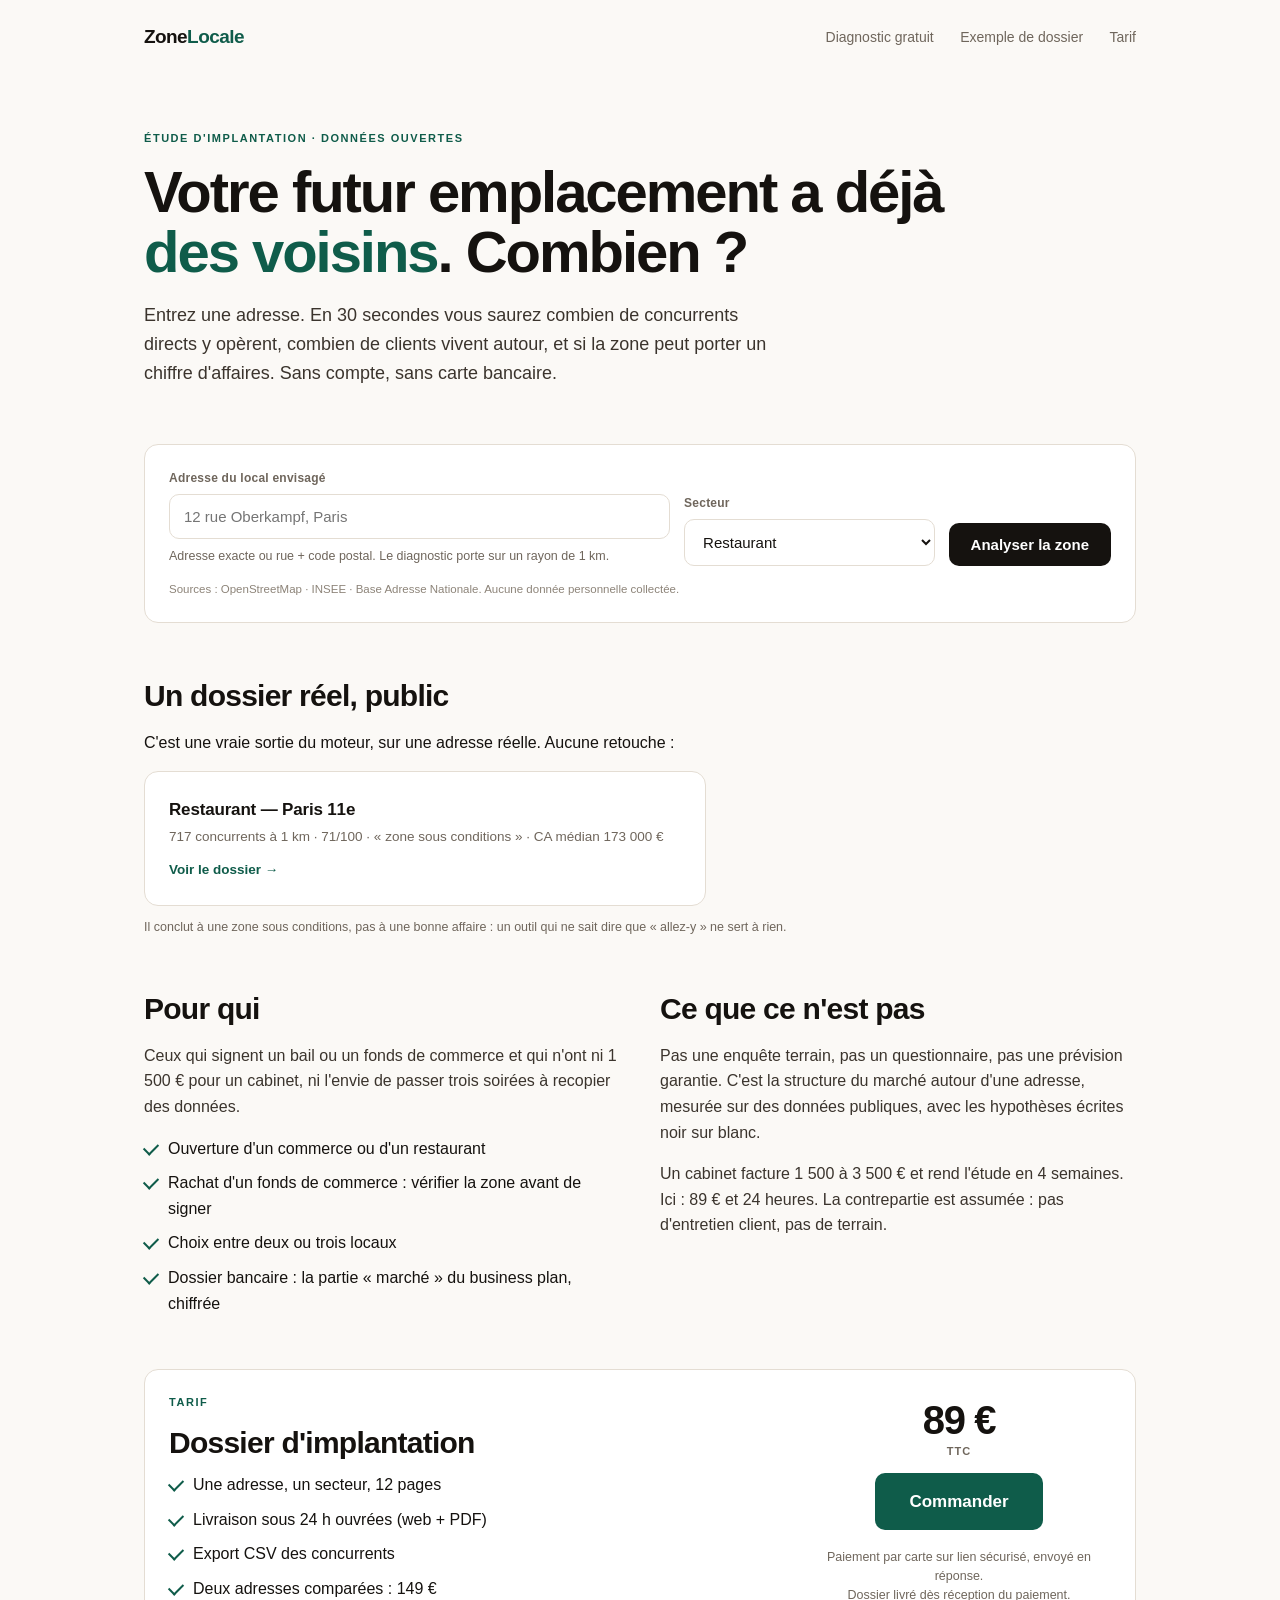
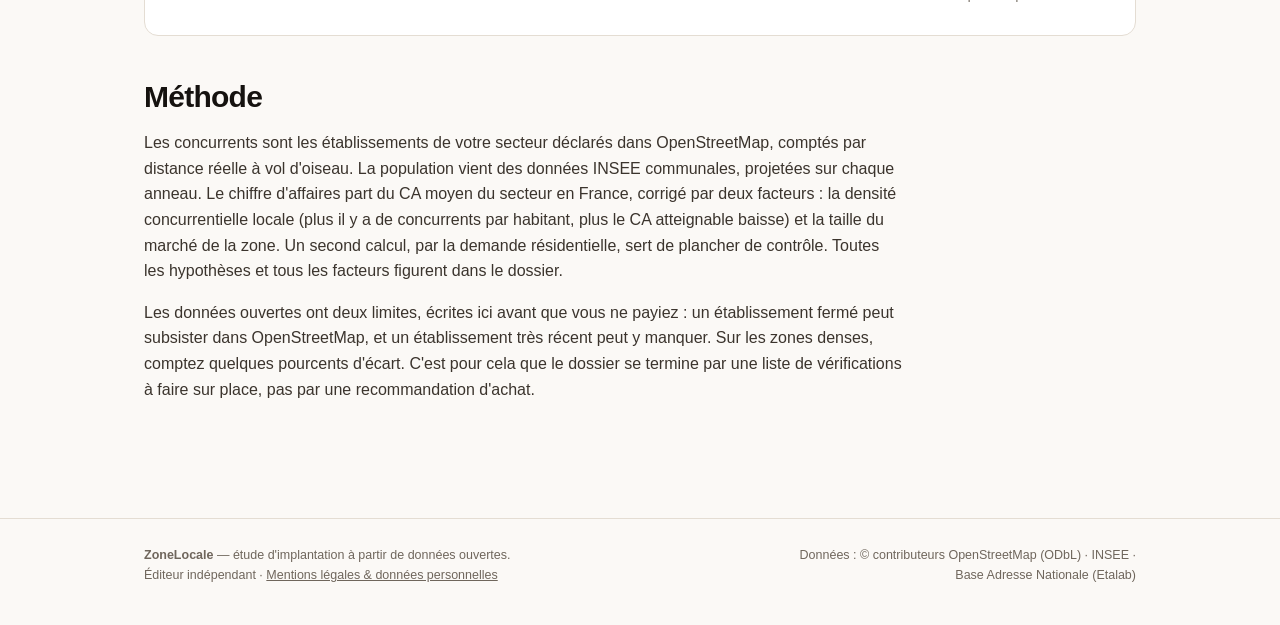
<file: index.html>
<!DOCTYPE html>
<html lang="fr">
<head>
<meta charset="utf-8">
<meta name="viewport" content="width=device-width, initial-scale=1">
<title>ZoneLocale — l'étude de marché de votre future adresse, en 30 secondes</title>
<meta name="description" content="Combien de concurrents autour de votre adresse, combien de clients, quel chiffre d'affaires viser. Diagnostic gratuit en 30 secondes à partir des données publiques (OpenStreetMap, INSEE). Dossier complet 89 €.">
<meta property="og:title" content="ZoneLocale — l'étude de marché de votre future adresse">
<meta property="og:description" content="Concurrents, population, potentiel de chiffre d'affaires autour d'une adresse. Diagnostic gratuit, dossier complet 89 €.">
<meta property="og:type" content="website">
<meta property="og:url" content="https://mbenfriha.github.io/zonelocale/">
<meta property="og:locale" content="fr_FR">
<link rel="stylesheet" href="assets/style.css">
<link rel="icon" href="data:image/svg+xml,<svg xmlns='http://www.w3.org/2000/svg' viewBox='0 0 100 100'><rect width='100' height='100' rx='22' fill='%230f5c4a'/><circle cx='50' cy='50' r='26' fill='none' stroke='%23fbf9f6' stroke-width='7'/><circle cx='50' cy='50' r='7' fill='%23fbf9f6'/></svg>">
</head>
<body>
<header>
  <a class="logo" href="/">Zone<span>Locale</span></a>
  <nav>
    <a href="#diagnostic">Diagnostic gratuit</a>
    <a href="exemples/restaurant-paris-11.html">Exemple de dossier</a>
    <a href="#tarif">Tarif</a>
  </nav>
</header>

<main>
  <section class="hero">
    <p class="eyebrow">Étude d'implantation · données ouvertes</p>
    <h1>Votre futur emplacement a déjà<br><em>des voisins</em>. Combien&nbsp;?</h1>
    <p class="lede">Entrez une adresse. En 30 secondes vous saurez combien de concurrents directs y opèrent,
    combien de clients vivent autour, et si la zone peut porter un chiffre d'affaires. Sans compte, sans carte bancaire.</p>
  </section>

  <section id="diagnostic" class="card form-card">
    <form id="form" autocomplete="off">
      <div class="field addr">
        <label for="addr">Adresse du local envisagé</label>
        <input id="addr" name="addr" type="text" placeholder="12 rue Oberkampf, Paris" required
               aria-describedby="addr-help">
        <div id="suggest" class="suggest" hidden></div>
        <p id="addr-help" class="hint">Adresse exacte ou rue + code postal. Le diagnostic porte sur un rayon de 1 km.</p>
      </div>
      <div class="field">
        <label for="sector">Secteur</label>
        <select id="sector" required></select>
      </div>
      <button type="submit" id="go">Analyser la zone</button>
    </form>
    <p class="micro">Sources : OpenStreetMap · INSEE · Base Adresse Nationale. Aucune donnée personnelle collectée.</p>
  </section>

  <section id="result" hidden>
    <div class="card result-head">
      <div>
        <p class="eyebrow" id="r-addr"></p>
        <h2 id="r-title">—</h2>
      </div>
      <div class="score" id="r-score"><span>—</span><small>indice de tension</small></div>
    </div>

    <div class="kpis" id="r-kpis"></div>

    <div class="cols">
      <div class="card">
        <h3>Concurrents les plus proches</h3>
        <table id="r-comps"><tbody></tbody></table>
        <p class="hint" id="r-comps-note"></p>
      </div>
      <div class="card">
        <h3>Ce que ça veut dire</h3>
        <p id="r-verdict"></p>
        <ul id="r-anchors"></ul>
      </div>
    </div>

    <div class="card paywall">
      <div>
        <p class="eyebrow">Dossier complet</p>
        <h2>Les 12 pages qui manquent à votre diagnostic</h2>
        <p>Le diagnostic gratuit vous donne le nombre. Le dossier donne la décision :</p>
        <ul class="ticks">
          <li>Zone de chalandise par anneaux (300 m, 600 m, 1 km, 3 km) : population estimée et méthode de calcul</li>
          <li>Liste exhaustive des concurrents (jusqu'à 400 points, nom, distance, type) + export CSV</li>
          <li>Points d'ancrage : transports, supermarchés, bureaux, écoles, marchés — et leur effet sur le passage</li>
          <li>Indice de saturation comparé à la moyenne nationale du secteur</li>
          <li>Trois scénarios de chiffre d'affaires avec hypothèses explicites (prudent / médian / optimiste)</li>
          <li>Recommandations : négociation du loyer, positionnement, ce qu'il faut vérifier sur place</li>
        </ul>
      </div>
      <div class="buy">
        <div class="price">89 €<small>TTC, une fois</small></div>
        <a class="btn" id="buy" href="#tarif">Commander ce dossier</a>
        <p class="hint">Livré sous 24 h ouvrées, au format web + PDF.<br>Remboursé si vous le jugez inutile sous 7 jours.</p>
      </div>
    </div>
  </section>

  <section class="examples">
    <h2>Un dossier réel, public</h2>
    <p>C'est une vraie sortie du moteur, sur une adresse réelle. Aucune retouche :</p>
    <div class="cols">
      <a class="card ex" href="exemples/restaurant-paris-11.html">
        <b>Restaurant — Paris 11e</b>
        <span>717 concurrents à 1 km · 71/100 · « zone sous conditions » · CA médian 173 000 €</span>
        <em>Voir le dossier →</em>
      </a>
    </div>
    <p class="hint">Il conclut à une zone sous conditions, pas à une bonne affaire : un outil qui ne sait dire que
    « allez-y » ne sert à rien.</p>
  </section>

  <section class="split">
    <div>
      <h2>Pour qui</h2>
      <p>Ceux qui signent un bail ou un fonds de commerce et qui n'ont ni 1 500 € pour un cabinet,
      ni l'envie de passer trois soirées à recopier des données.</p>
      <ul class="ticks">
        <li>Ouverture d'un commerce ou d'un restaurant</li>
        <li>Rachat d'un fonds de commerce : vérifier la zone avant de signer</li>
        <li>Choix entre deux ou trois locaux</li>
        <li>Dossier bancaire : la partie « marché » du business plan, chiffrée</li>
      </ul>
    </div>
    <div>
      <h2>Ce que ce n'est pas</h2>
      <p>Pas une enquête terrain, pas un questionnaire, pas une prévision garantie.
      C'est la structure du marché autour d'une adresse, mesurée sur des données publiques,
      avec les hypothèses écrites noir sur blanc.</p>
      <p>Un cabinet facture 1 500 à 3 500 € et rend l'étude en 4 semaines.
      Ici : 89 € et 24 heures. La contrepartie est assumée : pas d'entretien client, pas de terrain.</p>
    </div>
  </section>

  <section id="tarif" class="card pricing">
    <div>
      <p class="eyebrow">Tarif</p>
      <h2>Dossier d'implantation</h2>
      <ul class="ticks">
        <li>Une adresse, un secteur, 12 pages</li>
        <li>Livraison sous 24 h ouvrées (web + PDF)</li>
        <li>Export CSV des concurrents</li>
        <li>Deux adresses comparées : 149 €</li>
      </ul>
    </div>
    <div class="buy">
      <div class="price">89 €<small>TTC</small></div>
      <a class="btn big" id="buy2" href="mailto:benfriha.mohamed@gmail.com?subject=Commande%20dossier%20ZoneLocale">Commander</a>
      <p class="hint">Paiement par carte sur lien sécurisé, envoyé en réponse.<br>Dossier livré dès réception du paiement.</p>
    </div>
  </section>

  <section class="method">
    <h2>Méthode</h2>
    <p>Les concurrents sont les établissements de votre secteur déclarés dans OpenStreetMap, comptés par distance
    réelle à vol d'oiseau. La population vient des données INSEE communales, projetées sur chaque anneau.
    Le chiffre d'affaires part du CA moyen du secteur en France, corrigé par deux facteurs : la densité
    concurrentielle locale (plus il y a de concurrents par habitant, plus le CA atteignable baisse) et la taille
    du marché de la zone. Un second calcul, par la demande résidentielle, sert de plancher de contrôle.
    Toutes les hypothèses et tous les facteurs figurent dans le dossier.</p>
    <p>Les données ouvertes ont deux limites, écrites ici avant que vous ne payiez : un établissement fermé
    peut subsister dans OpenStreetMap, et un établissement très récent peut y manquer. Sur les zones denses,
    comptez quelques pourcents d'écart. C'est pour cela que le dossier se termine par une liste de vérifications
    à faire sur place, pas par une recommandation d'achat.</p>
  </section>
</main>

<footer>
  <div class="foot-inner">
    <div><b>ZoneLocale</b> — étude d'implantation à partir de données ouvertes.<br>
    Éditeur indépendant · <a href="legal.html">Mentions légales &amp; données personnelles</a></div>
    <div class="src">Données : © contributeurs OpenStreetMap (ODbL) · INSEE · Base Adresse Nationale (Etalab)</div>
  </div>
</footer>

<script src="assets/app.js"></script>
</body>
</html>
</file>
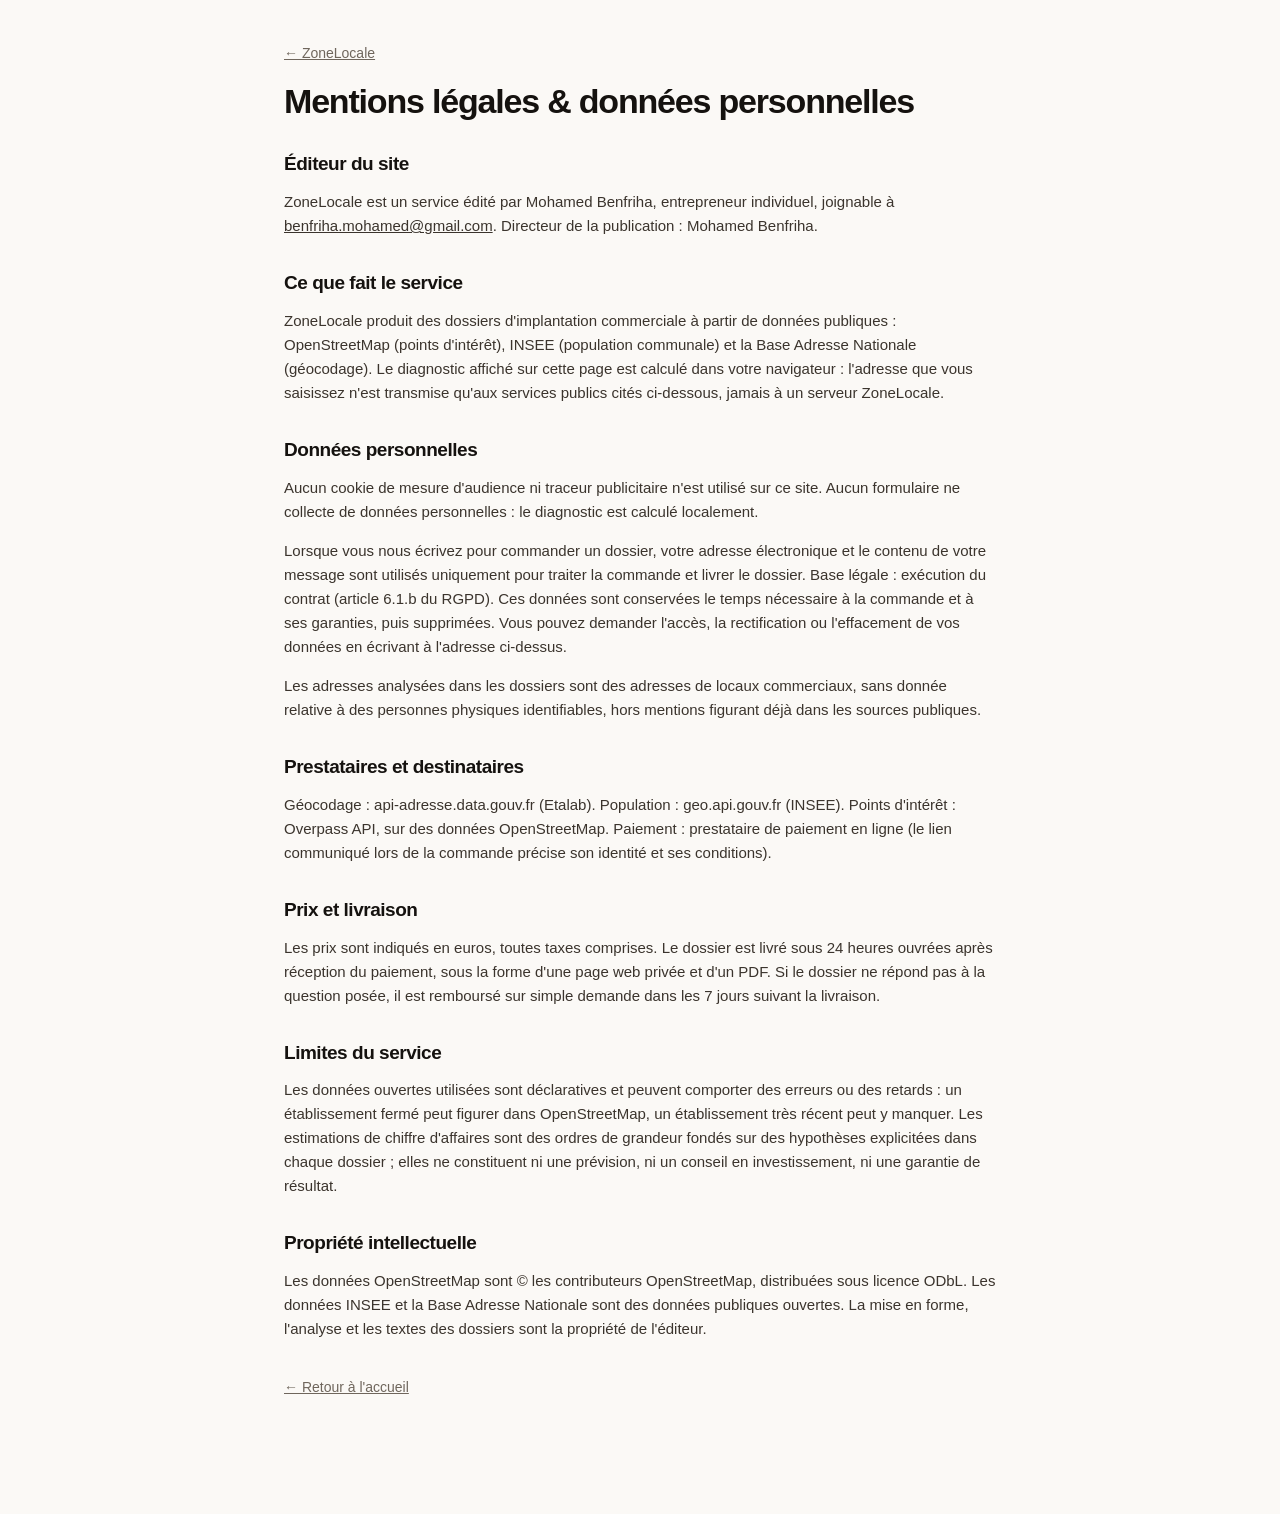
<file: legal.html>
<!DOCTYPE html>
<html lang="fr">
<head>
<meta charset="utf-8">
<meta name="viewport" content="width=device-width, initial-scale=1">
<title>Mentions légales & données personnelles — ZoneLocale</title>
<link rel="stylesheet" href="assets/style.css">
<style>
  .wrap{max-width:760px;margin:0 auto;padding:40px 24px 80px}
  h1{font-size:34px;margin-bottom:24px}
  h2{font-size:19px;margin:34px 0 10px}
  p,li{color:#3b342d;font-size:15px}
  a.back{display:inline-block;margin-bottom:20px;font-size:14px;color:var(--muted)}
</style>
</head>
<body>
<div class="wrap">
  <a class="back" href="./">← ZoneLocale</a>
  <h1>Mentions légales &amp; données personnelles</h1>

  <h2>Éditeur du site</h2>
  <p>ZoneLocale est un service édité par Mohamed Benfriha, entrepreneur individuel, joignable à
  <a href="mailto:benfriha.mohamed@gmail.com">benfriha.mohamed@gmail.com</a>.
  Directeur de la publication : Mohamed Benfriha.</p>

  <h2>Ce que fait le service</h2>
  <p>ZoneLocale produit des dossiers d'implantation commerciale à partir de données publiques :
  OpenStreetMap (points d'intérêt), INSEE (population communale) et la Base Adresse Nationale (géocodage).
  Le diagnostic affiché sur cette page est calculé dans votre navigateur : l'adresse que vous saisissez
  n'est transmise qu'aux services publics cités ci-dessous, jamais à un serveur ZoneLocale.</p>

  <h2>Données personnelles</h2>
  <p>Aucun cookie de mesure d'audience ni traceur publicitaire n'est utilisé sur ce site.
  Aucun formulaire ne collecte de données personnelles : le diagnostic est calculé localement.</p>
  <p>Lorsque vous nous écrivez pour commander un dossier, votre adresse électronique et le contenu de votre message
  sont utilisés uniquement pour traiter la commande et livrer le dossier. Base légale : exécution du contrat
  (article 6.1.b du RGPD). Ces données sont conservées le temps nécessaire à la commande et à ses garanties,
  puis supprimées. Vous pouvez demander l'accès, la rectification ou l'effacement de vos données en écrivant
  à l'adresse ci-dessus.</p>
  <p>Les adresses analysées dans les dossiers sont des adresses de locaux commerciaux, sans donnée relative
  à des personnes physiques identifiables, hors mentions figurant déjà dans les sources publiques.</p>

  <h2>Prestataires et destinataires</h2>
  <p>Géocodage : api-adresse.data.gouv.fr (Etalab). Population : geo.api.gouv.fr (INSEE).
  Points d'intérêt : Overpass API, sur des données OpenStreetMap. Paiement : prestataire de paiement en ligne
  (le lien communiqué lors de la commande précise son identité et ses conditions).</p>

  <h2>Prix et livraison</h2>
  <p>Les prix sont indiqués en euros, toutes taxes comprises. Le dossier est livré sous 24 heures ouvrées
  après réception du paiement, sous la forme d'une page web privée et d'un PDF. Si le dossier ne répond pas
  à la question posée, il est remboursé sur simple demande dans les 7 jours suivant la livraison.</p>

  <h2>Limites du service</h2>
  <p>Les données ouvertes utilisées sont déclaratives et peuvent comporter des erreurs ou des retards :
  un établissement fermé peut figurer dans OpenStreetMap, un établissement très récent peut y manquer.
  Les estimations de chiffre d'affaires sont des ordres de grandeur fondés sur des hypothèses explicitées
  dans chaque dossier ; elles ne constituent ni une prévision, ni un conseil en investissement,
  ni une garantie de résultat.</p>

  <h2>Propriété intellectuelle</h2>
  <p>Les données OpenStreetMap sont © les contributeurs OpenStreetMap, distribuées sous licence ODbL.
  Les données INSEE et la Base Adresse Nationale sont des données publiques ouvertes.
  La mise en forme, l'analyse et les textes des dossiers sont la propriété de l'éditeur.</p>

  <p style="margin-top:34px"><a class="back" href="./">← Retour à l'accueil</a></p>
</div>
</body>
</html>
</file>
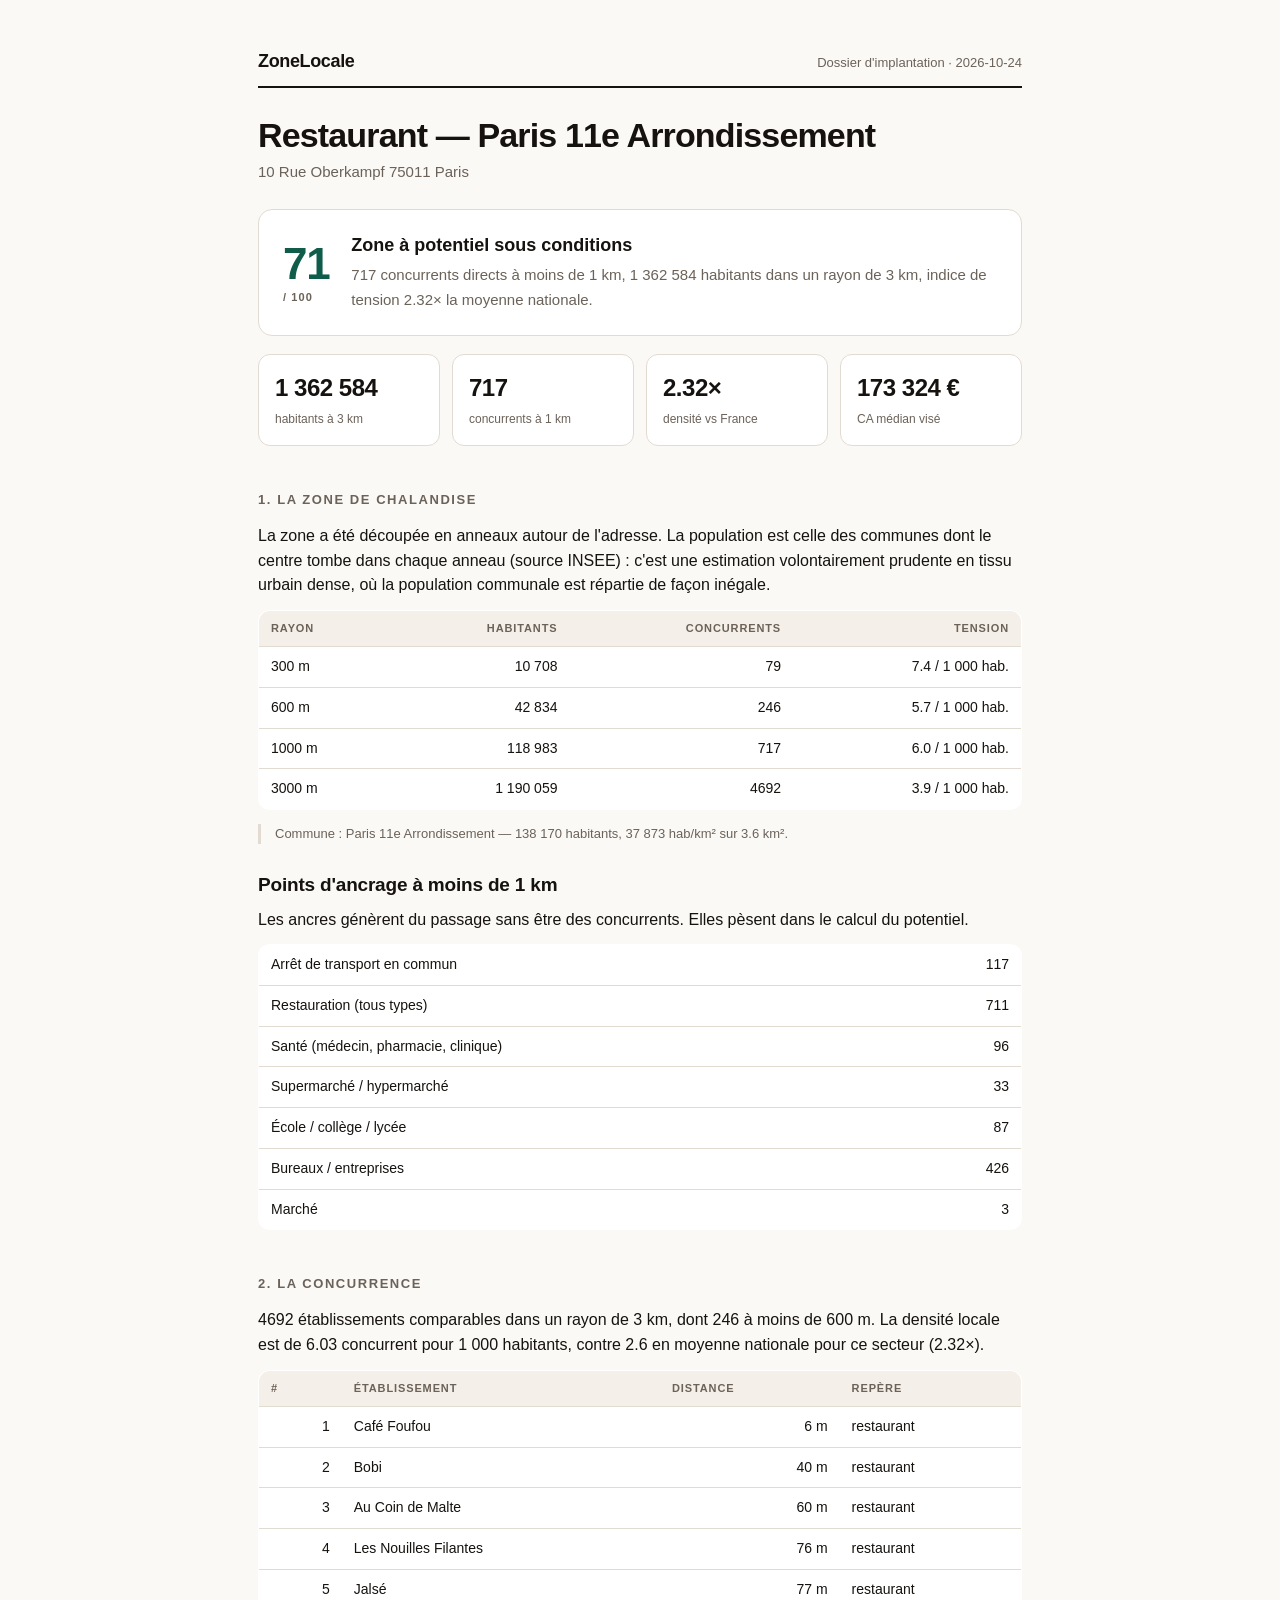
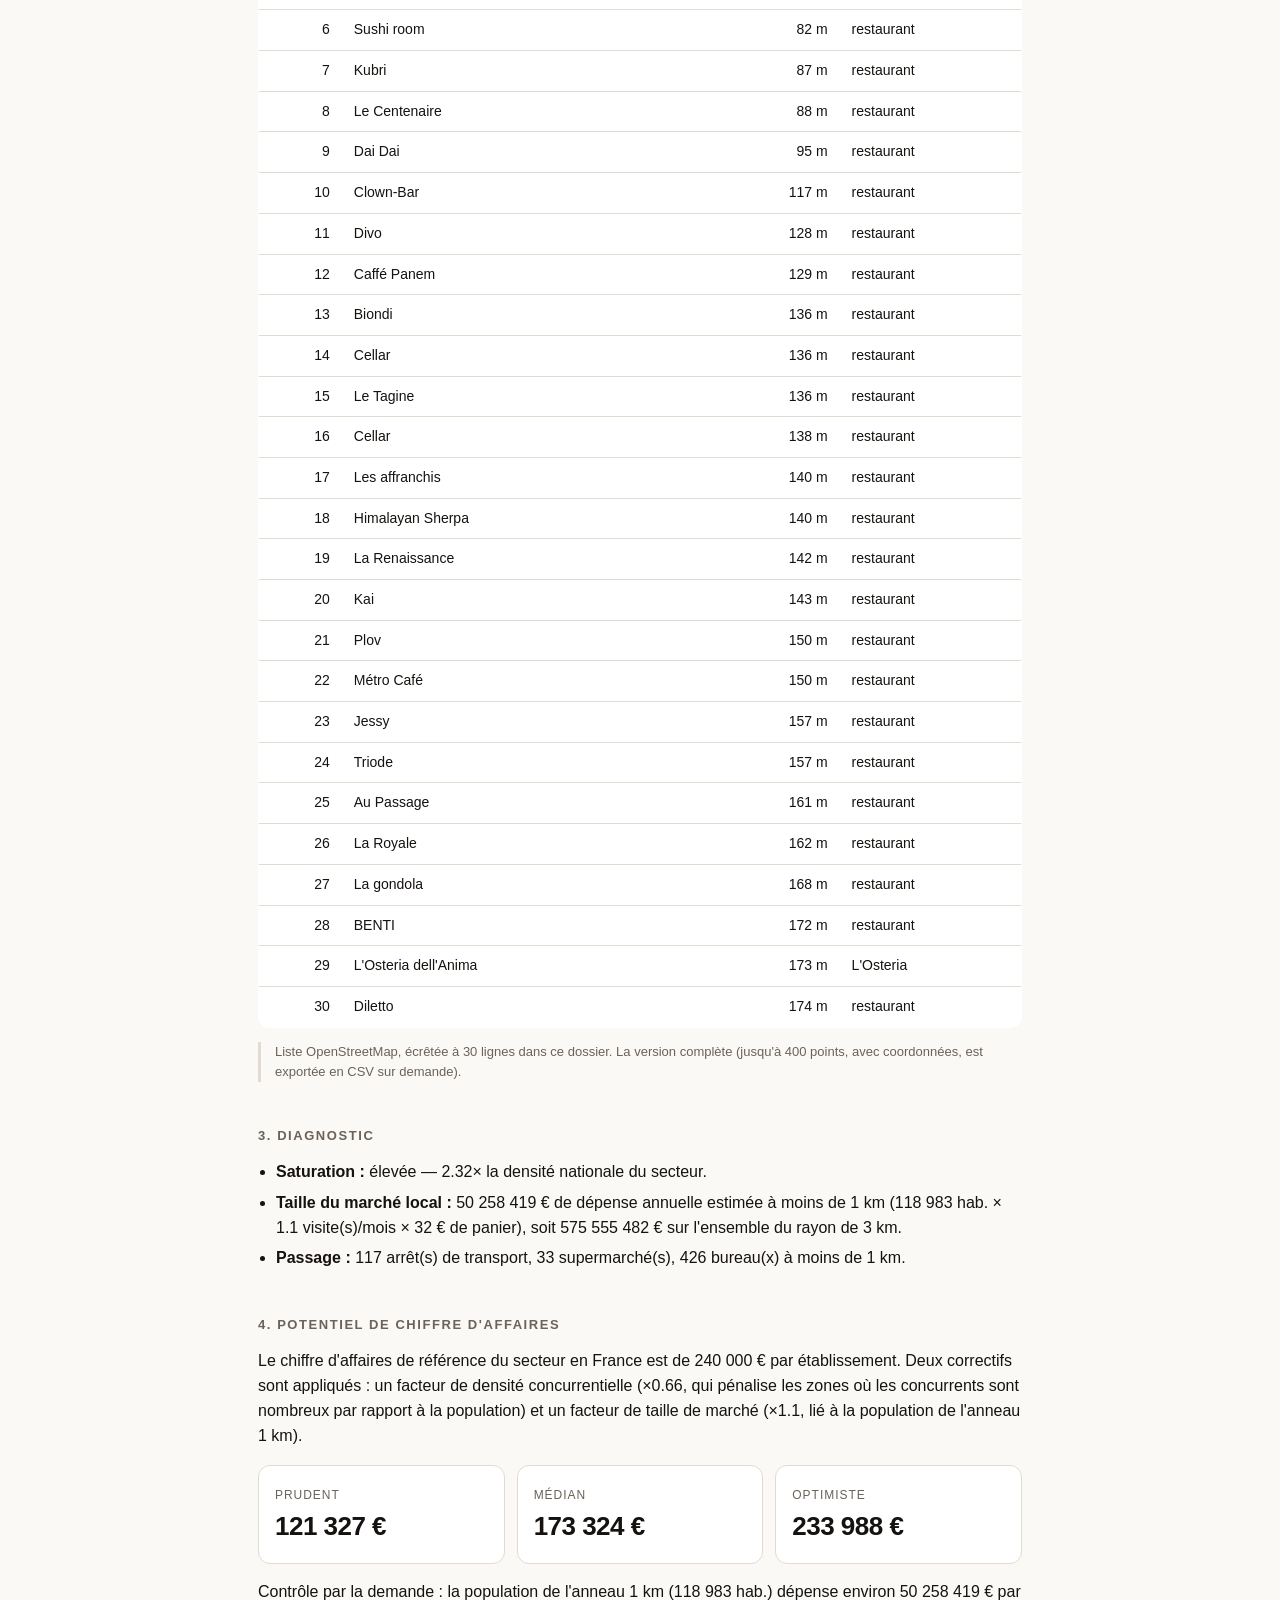
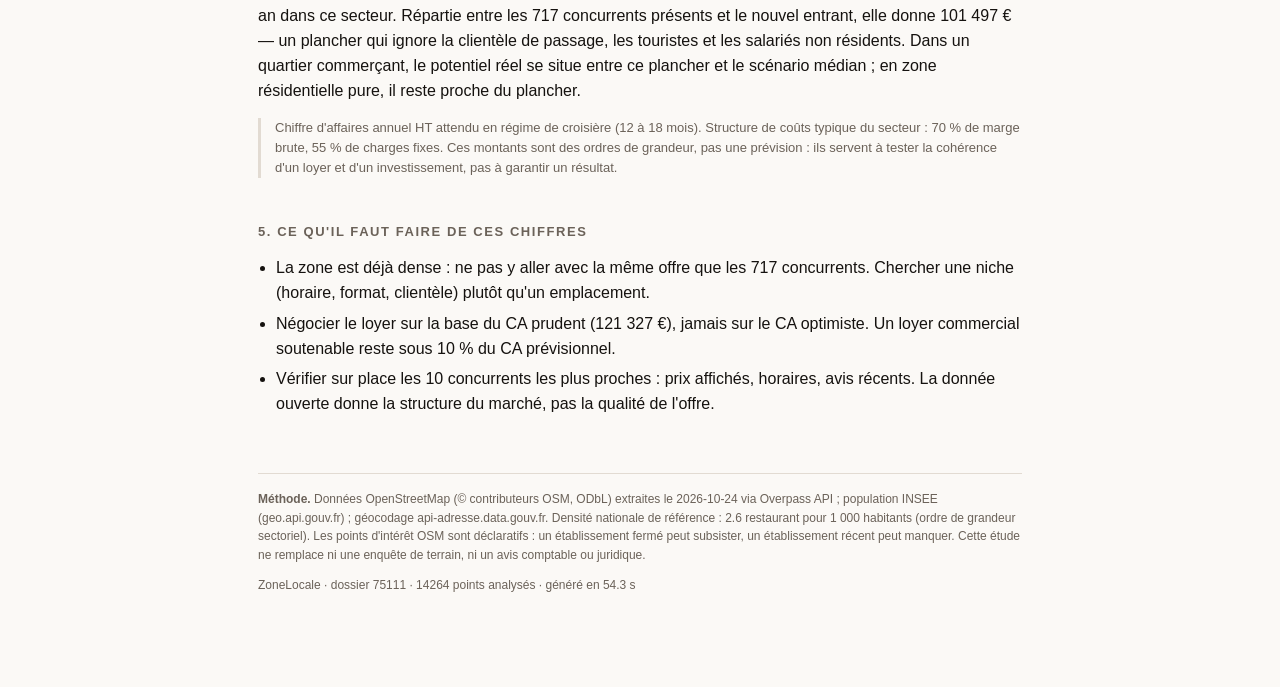
<file: exemples/restaurant-paris-11.html>
<!DOCTYPE html>
<html lang="fr">
<head>
<meta charset="utf-8">
<meta name="viewport" content="width=device-width, initial-scale=1">
<title>Dossier d'implantation — Paris 11e Arrondissement — Restaurant</title>
<style>
  :root{--ink:#15120f;--muted:#6b6259;--line:#e2dbd2;--bg:#fbf9f6;--accent:#0f5c4a;--warn:#a8420f}
  *{box-sizing:border-box}
  body{margin:0;background:var(--bg);color:var(--ink);font:16px/1.55 -apple-system,BlinkMacSystemFont,"Segoe UI",Inter,Roboto,sans-serif}
  .wrap{max-width:820px;margin:0 auto;padding:48px 28px 80px}
  .brand{display:flex;justify-content:space-between;align-items:baseline;border-bottom:2px solid var(--ink);padding-bottom:10px;margin-bottom:28px}
  .brand b{letter-spacing:-.02em;font-size:18px}
  .brand span{color:var(--muted);font-size:13px}
  h1{font-size:34px;line-height:1.12;letter-spacing:-.025em;margin:0 0 6px;font-weight:650}
  .sub{color:var(--muted);font-size:15px}
  h2{font-size:13px;text-transform:uppercase;letter-spacing:.12em;color:var(--muted);margin:44px 0 14px;font-weight:600}
  h3{font-size:19px;margin:26px 0 8px;letter-spacing:-.01em}
  p{margin:0 0 12px}
  .verdict{margin:26px 0 8px;padding:22px 24px;border:1px solid var(--line);border-radius:14px;background:#fff;display:flex;gap:22px;align-items:center}
  .score{font-size:44px;font-weight:700;letter-spacing:-.03em;line-height:1;color:var(--accent)}
  .score small{display:block;font-size:11px;letter-spacing:.1em;text-transform:uppercase;color:var(--muted);font-weight:600;margin-top:6px}
  .verdict b{font-size:18px;display:block;margin-bottom:3px}
  .grid{display:grid;grid-template-columns:repeat(4,1fr);gap:12px;margin:18px 0}
  .kpi{background:#fff;border:1px solid var(--line);border-radius:12px;padding:14px 16px}
  .kpi b{display:block;font-size:24px;letter-spacing:-.02em}
  .kpi span{font-size:12px;color:var(--muted)}
  table{width:100%;border-collapse:collapse;background:#fff;border:1px solid var(--line);border-radius:12px;overflow:hidden;font-size:14px}
  th,td{text-align:left;padding:9px 12px;border-bottom:1px solid var(--line)}
  th{background:#f4efe8;font-size:11px;text-transform:uppercase;letter-spacing:.08em;color:var(--muted)}
  tr:last-child td{border-bottom:none}
  .num{text-align:right;font-variant-numeric:tabular-nums}
  .bar{height:8px;background:#eae3d9;border-radius:99px;overflow:hidden;min-width:60px}
  .bar i{display:block;height:100%;background:var(--accent)}
  .note{font-size:13px;color:var(--muted);border-left:3px solid var(--line);padding-left:14px;margin:14px 0}
  ul{padding-left:18px;margin:8px 0 14px}
  li{margin-bottom:6px}
  .scen{display:grid;grid-template-columns:repeat(3,1fr);gap:12px;margin:16px 0}
  .scen div{background:#fff;border:1px solid var(--line);border-radius:12px;padding:16px}
  .scen b{display:block;font-size:26px;letter-spacing:-.02em}
  .scen span{font-size:12px;color:var(--muted);text-transform:uppercase;letter-spacing:.08em}
  footer{margin-top:56px;border-top:1px solid var(--line);padding-top:16px;font-size:12px;color:var(--muted)}
  @media print{body{background:#fff}.wrap{padding:0 0 20px}h2{page-break-after:avoid}table{page-break-inside:auto}}
  @media(max-width:640px){.grid{grid-template-columns:repeat(2,1fr)}.scen{grid-template-columns:1fr}h1{font-size:27px}}
</style>
</head>
<body>
<div class="wrap">
  <div class="brand"><b>ZoneLocale</b><span>Dossier d'implantation · 2026-10-24</span></div>

  <h1>Restaurant — Paris 11e Arrondissement</h1>
  <div class="sub">10 Rue Oberkampf 75011 Paris</div>

  <div class="verdict">
    <div class="score">71<small>/ 100</small></div>
    <div>
      <b>Zone à potentiel sous conditions</b>
      <span class="sub">717 concurrents directs à moins de 1 km, 1 362 584 habitants dans un rayon de 3 km,
      indice de tension 2.32× la moyenne nationale.</span>
    </div>
  </div>

  <div class="grid">
    <div class="kpi"><b>1 362 584</b><span>habitants à 3 km</span></div>
    <div class="kpi"><b>717</b><span>concurrents à 1 km</span></div>
    <div class="kpi"><b>2.32×</b><span>densité vs France</span></div>
    <div class="kpi"><b>173 324 €</b><span>CA médian visé</span></div>
  </div>

  <h2>1. La zone de chalandise</h2>
  <p>La zone a été découpée en anneaux autour de l'adresse. La population est celle des communes dont le centre
  tombe dans chaque anneau (source INSEE) : c'est une estimation volontairement prudente en tissu urbain dense,
  où la population communale est répartie de façon inégale.</p>
  <table>
    <tr><th>Rayon</th><th class="num">Habitants</th><th class="num">Concurrents</th><th class="num">Tension</th></tr>
    
    <tr>
      <td>300 m</td>
      <td class="num">10 708</td>
      <td class="num">79</td>
      <td class="num">7.4 / 1 000 hab.</td>
    </tr>
    
    <tr>
      <td>600 m</td>
      <td class="num">42 834</td>
      <td class="num">246</td>
      <td class="num">5.7 / 1 000 hab.</td>
    </tr>
    
    <tr>
      <td>1000 m</td>
      <td class="num">118 983</td>
      <td class="num">717</td>
      <td class="num">6.0 / 1 000 hab.</td>
    </tr>
    
    <tr>
      <td>3000 m</td>
      <td class="num">1 190 059</td>
      <td class="num">4692</td>
      <td class="num">3.9 / 1 000 hab.</td>
    </tr>
    
  </table>
  <div class="note">Commune : Paris 11e Arrondissement — 138 170 habitants,
  37 873 hab/km² sur 3.6 km².</div>

  <h3>Points d'ancrage à moins de 1 km</h3>
  <p>Les ancres génèrent du passage sans être des concurrents. Elles pèsent dans le calcul du potentiel.</p>
  <table>
    
    <tr><td>Arrêt de transport en commun</td><td class="num">117</td></tr>
    
    <tr><td>Restauration (tous types)</td><td class="num">711</td></tr>
    
    <tr><td>Santé (médecin, pharmacie, clinique)</td><td class="num">96</td></tr>
    
    <tr><td>Supermarché / hypermarché</td><td class="num">33</td></tr>
    
    <tr><td>École / collège / lycée</td><td class="num">87</td></tr>
    
    <tr><td>Bureaux / entreprises</td><td class="num">426</td></tr>
    
    <tr><td>Marché</td><td class="num">3</td></tr>
    
    
  </table>

  <h2>2. La concurrence</h2>
  <p>4692 établissements comparables dans un rayon de 3 km, dont 246 à moins de 600 m.
  La densité locale est de 6.03 concurrent pour 1 000 habitants, contre
  2.6 en moyenne nationale pour ce secteur (2.32×).</p>
  <table>
    <tr><th>#</th><th>Établissement</th><th>Distance</th><th>Repère</th></tr>
    
    <tr><td class="num">1</td>
        <td>Café Foufou</td>
        <td class="num">6 m</td>
        <td>restaurant</td></tr>
    
    <tr><td class="num">2</td>
        <td>Bobi</td>
        <td class="num">40 m</td>
        <td>restaurant</td></tr>
    
    <tr><td class="num">3</td>
        <td>Au Coin de Malte</td>
        <td class="num">60 m</td>
        <td>restaurant</td></tr>
    
    <tr><td class="num">4</td>
        <td>Les Nouilles Filantes</td>
        <td class="num">76 m</td>
        <td>restaurant</td></tr>
    
    <tr><td class="num">5</td>
        <td>Jalsé</td>
        <td class="num">77 m</td>
        <td>restaurant</td></tr>
    
    <tr><td class="num">6</td>
        <td>Sushi room</td>
        <td class="num">82 m</td>
        <td>restaurant</td></tr>
    
    <tr><td class="num">7</td>
        <td>Kubri</td>
        <td class="num">87 m</td>
        <td>restaurant</td></tr>
    
    <tr><td class="num">8</td>
        <td>Le Centenaire</td>
        <td class="num">88 m</td>
        <td>restaurant</td></tr>
    
    <tr><td class="num">9</td>
        <td>Dai Dai</td>
        <td class="num">95 m</td>
        <td>restaurant</td></tr>
    
    <tr><td class="num">10</td>
        <td>Clown-Bar</td>
        <td class="num">117 m</td>
        <td>restaurant</td></tr>
    
    <tr><td class="num">11</td>
        <td>Divo</td>
        <td class="num">128 m</td>
        <td>restaurant</td></tr>
    
    <tr><td class="num">12</td>
        <td>Caffé Panem</td>
        <td class="num">129 m</td>
        <td>restaurant</td></tr>
    
    <tr><td class="num">13</td>
        <td>Biondi</td>
        <td class="num">136 m</td>
        <td>restaurant</td></tr>
    
    <tr><td class="num">14</td>
        <td>Cellar</td>
        <td class="num">136 m</td>
        <td>restaurant</td></tr>
    
    <tr><td class="num">15</td>
        <td>Le Tagine</td>
        <td class="num">136 m</td>
        <td>restaurant</td></tr>
    
    <tr><td class="num">16</td>
        <td>Cellar</td>
        <td class="num">138 m</td>
        <td>restaurant</td></tr>
    
    <tr><td class="num">17</td>
        <td>Les affranchis</td>
        <td class="num">140 m</td>
        <td>restaurant</td></tr>
    
    <tr><td class="num">18</td>
        <td>Himalayan Sherpa</td>
        <td class="num">140 m</td>
        <td>restaurant</td></tr>
    
    <tr><td class="num">19</td>
        <td>La Renaissance</td>
        <td class="num">142 m</td>
        <td>restaurant</td></tr>
    
    <tr><td class="num">20</td>
        <td>Kai</td>
        <td class="num">143 m</td>
        <td>restaurant</td></tr>
    
    <tr><td class="num">21</td>
        <td>Plov</td>
        <td class="num">150 m</td>
        <td>restaurant</td></tr>
    
    <tr><td class="num">22</td>
        <td>Métro Café</td>
        <td class="num">150 m</td>
        <td>restaurant</td></tr>
    
    <tr><td class="num">23</td>
        <td>Jessy</td>
        <td class="num">157 m</td>
        <td>restaurant</td></tr>
    
    <tr><td class="num">24</td>
        <td>Triode</td>
        <td class="num">157 m</td>
        <td>restaurant</td></tr>
    
    <tr><td class="num">25</td>
        <td>Au Passage</td>
        <td class="num">161 m</td>
        <td>restaurant</td></tr>
    
    <tr><td class="num">26</td>
        <td>La Royale</td>
        <td class="num">162 m</td>
        <td>restaurant</td></tr>
    
    <tr><td class="num">27</td>
        <td>La gondola</td>
        <td class="num">168 m</td>
        <td>restaurant</td></tr>
    
    <tr><td class="num">28</td>
        <td>BENTI</td>
        <td class="num">172 m</td>
        <td>restaurant</td></tr>
    
    <tr><td class="num">29</td>
        <td>L'Osteria dell'Anima</td>
        <td class="num">173 m</td>
        <td>L'Osteria</td></tr>
    
    <tr><td class="num">30</td>
        <td>Diletto</td>
        <td class="num">174 m</td>
        <td>restaurant</td></tr>
    
  </table>
  <div class="note">Liste OpenStreetMap, écrêtée à 30 lignes dans ce dossier. La version complète
  (jusqu'à 400 points, avec coordonnées, est exportée en CSV sur demande).</div>

  <h2>3. Diagnostic</h2>
  <ul>
    <li><b>Saturation :</b> élevée
    — 2.32× la densité nationale du secteur.</li>
    <li><b>Taille du marché local :</b> 50 258 419 € de dépense annuelle estimée à moins de 1 km
    (118 983 hab. × 1.1 visite(s)/mois × 32 € de panier),
    soit 575 555 482 € sur l'ensemble du rayon de 3 km.</li>
    <li><b>Passage :</b> 117 arrêt(s) de transport,
    33 supermarché(s), 426 bureau(x)
    à moins de 1 km.</li>
  </ul>

  <h2>4. Potentiel de chiffre d'affaires</h2>
  <p>Le chiffre d'affaires de référence du secteur en France est de 240 000 € par établissement.
  Deux correctifs sont appliqués : un facteur de densité concurrentielle (×0.66, qui pénalise les zones
  où les concurrents sont nombreux par rapport à la population) et un facteur de taille de marché
  (×1.1, lié à la population de l'anneau 1 km).</p>
  <div class="scen">
    <div><span>Prudent</span><b>121 327 €</b></div>
    <div><span>Médian</span><b>173 324 €</b></div>
    <div><span>Optimiste</span><b>233 988 €</b></div>
  </div>
  <p>Contrôle par la demande : la population de l'anneau 1 km (118 983 hab.) dépense environ
  50 258 419 € par an dans ce secteur. Répartie entre les 717 concurrents présents et
  le nouvel entrant, elle donne 101 497 € — un plancher qui ignore la clientèle de passage,
  les touristes et les salariés non résidents. Dans un quartier commerçant, le potentiel réel se situe entre
  ce plancher et le scénario médian ; en zone résidentielle pure, il reste proche du plancher.</p>
  <p class="note">Chiffre d'affaires annuel HT attendu en régime de croisière (12 à 18 mois).
  Structure de coûts typique du secteur : 70 % de marge brute, 55 % de charges fixes. Ces montants sont des ordres de grandeur,
  pas une prévision : ils servent à tester la cohérence d'un loyer et d'un investissement, pas à garantir un résultat.</p>

  <h2>5. Ce qu'il faut faire de ces chiffres</h2>
  <ul>
    
    <li>La zone est déjà dense : ne pas y aller avec la même offre que les 717 concurrents.
    Chercher une niche (horaire, format, clientèle) plutôt qu'un emplacement.</li>
    
    <li>Négocier le loyer sur la base du CA prudent (121 327 €), jamais sur le CA optimiste.
    Un loyer commercial soutenable reste sous 10 % du CA prévisionnel.</li>
    <li>Vérifier sur place les 10 concurrents les plus proches : prix affichés, horaires, avis récents.
    La donnée ouverte donne la structure du marché, pas la qualité de l'offre.</li>
    
  </ul>

  <footer>
    <p><b>Méthode.</b> Données OpenStreetMap (© contributeurs OSM, ODbL) extraites le 2026-10-24 via Overpass API ;
    population INSEE (geo.api.gouv.fr) ; géocodage api-adresse.data.gouv.fr. Densité nationale de référence :
    2.6 restaurant pour 1 000 habitants (ordre de grandeur sectoriel).
    Les points d'intérêt OSM sont déclaratifs : un établissement fermé peut subsister, un établissement récent peut manquer.
    Cette étude ne remplace ni une enquête de terrain, ni un avis comptable ou juridique.</p>
    <p>ZoneLocale · dossier 75111 · 14264 points analysés · généré en 54.3 s</p>
  </footer>
</div>
</body>
</html>
</file>
<file: assets/style.css>
:root{
  --ink:#15120f; --muted:#6f665c; --line:#e4ddd3; --bg:#fbf9f6; --paper:#fff;
  --accent:#0f5c4a; --accent-soft:#e7f0ec; --warn:#a8420f;
  --radius:14px;
}
*{box-sizing:border-box}
html{scroll-behavior:smooth}
body{margin:0;background:var(--bg);color:var(--ink);
  font:16px/1.6 -apple-system,BlinkMacSystemFont,"Segoe UI",Inter,Roboto,Helvetica,Arial,sans-serif;
  -webkit-font-smoothing:antialiased}
a{color:inherit}
header{max-width:1040px;margin:0 auto;padding:22px 24px;display:flex;justify-content:space-between;align-items:center}
.logo{font-weight:700;letter-spacing:-.03em;font-size:19px;text-decoration:none}
.logo span{color:var(--accent)}
header nav a{margin-left:22px;font-size:14px;color:var(--muted);text-decoration:none}
header nav a:hover{color:var(--ink)}
main{max-width:1040px;margin:0 auto;padding:0 24px 60px}
.hero{padding:56px 0 30px;max-width:820px}
.eyebrow{font-size:11px;letter-spacing:.14em;text-transform:uppercase;color:var(--accent);font-weight:650;margin:0 0 14px}
h1{font-size:clamp(32px,5.2vw,58px);line-height:1.03;letter-spacing:-.035em;margin:0 0 20px;font-weight:680}
h1 em{font-style:normal;color:var(--accent)}
h2{font-size:clamp(22px,2.6vw,30px);line-height:1.15;letter-spacing:-.025em;margin:0 0 12px;font-weight:660}
h3{font-size:16px;margin:0 0 12px;letter-spacing:-.01em}
.lede{font-size:18px;color:#3b342d;max-width:640px;margin:0}
.card{background:var(--paper);border:1px solid var(--line);border-radius:var(--radius);padding:24px}
.form-card{margin:26px 0 10px}
form{display:grid;grid-template-columns:2fr 1fr auto;gap:14px;align-items:end}
.field{position:relative;min-width:0}
label{display:block;font-size:12px;font-weight:600;letter-spacing:.02em;color:var(--muted);margin-bottom:6px}
input,select{width:100%;padding:13px 14px;border:1px solid var(--line);border-radius:10px;font-size:15px;background:#fff;color:var(--ink);font-family:inherit}
input:focus,select:focus{outline:2px solid var(--accent);outline-offset:1px;border-color:transparent}
button{padding:13px 22px;border:0;border-radius:10px;background:var(--ink);color:#fff;font-size:15px;font-weight:600;cursor:pointer;font-family:inherit;white-space:nowrap}
button:hover{background:#000}
button[disabled]{opacity:.55;cursor:progress}
.hint{font-size:12.5px;color:var(--muted);margin:8px 0 0;line-height:1.5}
.micro{font-size:11.5px;color:#8d8479;margin:14px 0 0}
.suggest{position:absolute;top:64px;left:0;right:0;background:#fff;border:1px solid var(--line);border-radius:10px;
  box-shadow:0 12px 30px rgba(20,15,10,.09);z-index:20;overflow:hidden;max-height:260px;overflow-y:auto}
.suggest div{padding:10px 14px;font-size:14px;cursor:pointer;border-bottom:1px solid #f2ece4}
.suggest div:last-child{border-bottom:0}
.suggest div:hover,.suggest div.on{background:var(--accent-soft)}
#result{margin-top:34px}
.result-head{display:flex;justify-content:space-between;align-items:center;gap:20px}
.result-head h2{margin:0}
.score{text-align:center;min-width:110px}
.score span{display:block;font-size:46px;font-weight:700;letter-spacing:-.04em;line-height:1;color:var(--accent)}
.score small{font-size:10.5px;letter-spacing:.1em;text-transform:uppercase;color:var(--muted);font-weight:600}
.kpis{display:grid;grid-template-columns:repeat(4,1fr);gap:12px;margin:12px 0}
.kpi{background:var(--paper);border:1px solid var(--line);border-radius:12px;padding:16px}
.kpi b{display:block;font-size:27px;letter-spacing:-.03em;line-height:1.1}
.kpi span{font-size:12px;color:var(--muted)}
.cols{display:grid;grid-template-columns:1.15fr .85fr;gap:12px;margin:12px 0}
table{width:100%;border-collapse:collapse;font-size:14px}
td{padding:7px 0;border-bottom:1px solid #f2ece4}
tr:last-child td{border-bottom:0}
td.d{text-align:right;color:var(--muted);font-variant-numeric:tabular-nums;white-space:nowrap}
ul{padding-left:18px;margin:8px 0 0}
li{margin-bottom:6px}
.ticks{list-style:none;padding:0}
.ticks li{padding-left:24px;position:relative;margin-bottom:9px}
.ticks li:before{content:"";position:absolute;left:0;top:7px;width:12px;height:7px;border-left:2px solid var(--accent);border-bottom:2px solid var(--accent);transform:rotate(-45deg)}
.paywall{display:grid;grid-template-columns:1.5fr .8fr;gap:28px;margin:12px 0;align-items:start}
.buy{text-align:center}
.price{font-size:40px;font-weight:700;letter-spacing:-.035em;line-height:1}
.price small{display:block;font-size:11px;letter-spacing:.1em;text-transform:uppercase;color:var(--muted);font-weight:600;margin-top:6px}
.btn{display:inline-block;margin:16px 0 10px;padding:13px 24px;border-radius:10px;background:var(--accent);color:#fff;text-decoration:none;font-weight:600;font-size:15px}
.btn:hover{background:#0b4a3c}
.btn.big{font-size:17px;padding:15px 34px}
.split{display:grid;grid-template-columns:1fr 1fr;gap:40px;margin:56px 0 10px}
.examples{margin:56px 0 0}
.examples .cols{gap:14px;margin-top:16px}
.ex{display:block;text-decoration:none;transition:border-color .15s}
.ex:hover{border-color:var(--accent)}
.ex b{display:block;font-size:17px;letter-spacing:-.01em;margin-bottom:4px}
.ex span{display:block;font-size:13.5px;color:var(--muted);line-height:1.45}
.ex em{display:block;margin-top:12px;font-style:normal;font-size:13.5px;color:var(--accent);font-weight:600}
.split p{color:#3b342d}
.pricing{display:grid;grid-template-columns:1.6fr .8fr;gap:30px;align-items:center;margin:44px 0}
.method{margin:44px 0 0;max-width:760px}
.method p{color:#3b342d}
footer{border-top:1px solid var(--line);margin-top:40px}
.foot-inner{max-width:1040px;margin:0 auto;padding:26px 24px 40px;display:flex;justify-content:space-between;gap:20px;font-size:12.5px;color:var(--muted)}
footer a{color:var(--muted)}
.src{text-align:right;max-width:340px}
@media(max-width:860px){
  form{grid-template-columns:1fr}
  .kpis{grid-template-columns:repeat(2,1fr)}
  .cols,.paywall,.split,.pricing{grid-template-columns:1fr}
  header nav{display:none}
  .foot-inner{flex-direction:column}.src{text-align:left}
}
</file>
